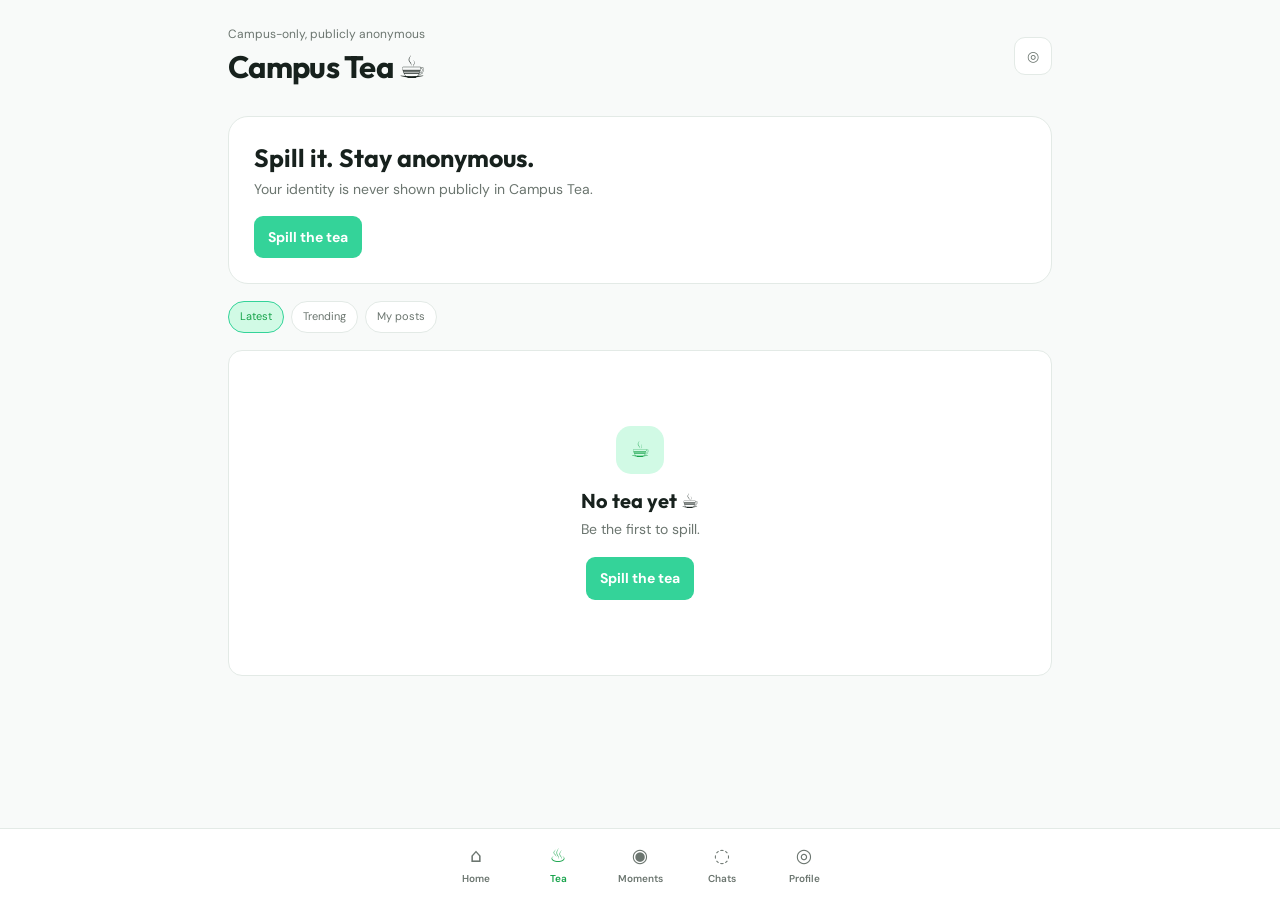
<file: campus-tea.html>
<!doctype html>
<html lang="en">

<head>
    <meta charset="UTF-8">
    <meta name="viewport" content="width=device-width, initial-scale=1.0">
    <title>Campus Tea — UniMate</title>
    <link rel="preconnect" href="https://fonts.googleapis.com">
    <link rel="preconnect" href="https://fonts.gstatic.com" crossorigin>
    <link
        href="https://fonts.googleapis.com/css2?family=DM+Sans:wght@400;500;600;700&family=Outfit:wght@500;600;700;800&display=swap"
        rel="stylesheet">
    <link rel="stylesheet" href="css/theme.css">
    <link rel="stylesheet" href="css/common.css">
    <link rel="stylesheet" href="css/tea.css">
</head>

<body data-page="tea">
    <main class="app">
        <header class="topbar">
            <div>
                <p class="eyebrow">Campus-only, publicly anonymous</p>
                <h1>Campus Tea ☕</h1>
            </div><a class="profile-button" data-profile-link href="profile.html" aria-label="Profile">◎</a>
        </header>
        <section class="tea-intro">
            <h2>Spill it. Stay anonymous.</h2>
            <p>Your identity is never shown publicly in Campus Tea.</p><button class="primary-button"
                id="open-tea-form">Spill the tea</button>
        </section>
        <div class="tea-tabs" aria-label="Tea filters"><button
                class="active">Latest</button><button>Trending</button><button>My posts</button></div>
        <section id="tea-list"></section>
    </main>
    <section class="modal tea-form" id="tea-modal" hidden>
        <form class="modal-card" id="tea-form"><button type="button" class="modal-close" aria-label="Close">×</button>
            <h2>Spill the tea</h2>
            <p>Posts are publicly shown as <strong>Anonymous</strong>.</p>
            <div class="guidelines"><strong>Keep Campus Tea safe</strong>Don't share private information. Don't harass
                or threaten people. Don't post sensitive personal information.</div>
            <div class="field"><label for="tea-text">Your post</label><textarea id="tea-text" name="text"
                    maxlength="500" required placeholder="What is happening on campus?"></textarea></div><button
                class="primary-button" type="submit">Post anonymously</button>
            <p class="status-message" id="tea-status"></p>
            <p class="moderation-note">Posts can be reported. You can delete your own post when account data is
                connected.</p>
        </form>
    </section>
   <nav class="bottom-nav" aria-label="Main navigation">
    <a href="home.html">
        ⌂
        <span>Home</span>
    </a>

    <a class="active" href="campus-tea.html">
        ♨
        <span>Tea</span>
    </a>

    <a href="moments.html">
        ◉
        <span>Moments</span>
    </a>

    <a href="chats.html">
        ◌
        <span>Chats</span>
    </a>

    <a href="profile.html">
        ◎
        <span>Profile</span>
    </a>
</nav>
    <script src="js/firebase.js"></script>
    <script src="js/auth.js"></script>
    <script src="js/services/users.js"></script>
    <script src="js/services/tea.js"></script>
    <script src="js/app.js"></script>
    <script src="js/pages/campus-tea.js"></script>
</body>

</html>
</file>
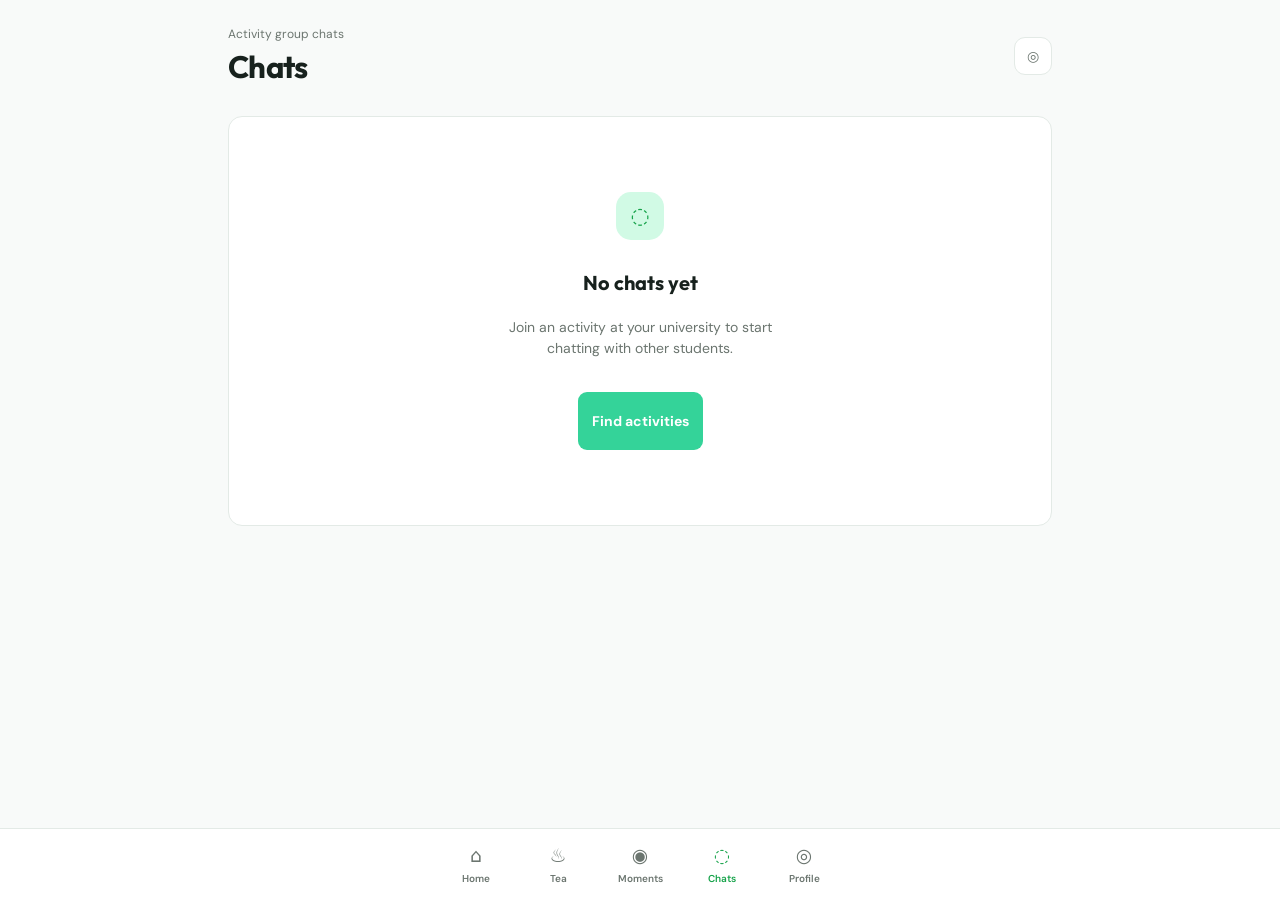
<file: chats.html>
<!doctype html>
<html lang="en">

<head>
    <meta charset="UTF-8">
    <meta name="viewport" content="width=device-width, initial-scale=1.0">
    <title>Chats — UniMate</title>
    <link rel="preconnect" href="https://fonts.googleapis.com">
    <link rel="preconnect" href="https://fonts.gstatic.com" crossorigin>
    <link
        href="https://fonts.googleapis.com/css2?family=DM+Sans:wght@400;500;600;700&family=Outfit:wght@500;600;700;800&display=swap"
        rel="stylesheet">
    <link rel="stylesheet" href="css/theme.css">
    <link rel="stylesheet" href="css/common.css">
    <link rel="stylesheet" href="css/chats.css">
</head>

<body data-page="chats">
    <main class="app">
        <header class="topbar">
            <div>
                <p class="eyebrow">Activity group chats</p>
                <h1>Chats</h1>
            </div><a class="profile-button" data-profile-link href="profile.html" aria-label="Profile">◎</a>
        </header>
        <section class="page-card empty-state chat-empty" id="chat-list">
            <div class="empty-icon">◌</div>
            <h2>No chats yet</h2>
            <p>Join an activity at your university to start chatting with other students.</p><a class="primary-button"
                href="home.html">Find activities</a>
        </section>
    </main>
    <nav class="bottom-nav" aria-label="Main navigation">
    <a href="home.html">
        ⌂
        <span>Home</span>
    </a>

    <a href="campus-tea.html">
        ♨
        <span>Tea</span>
    </a>

    <a href="moments.html">
        ◉
        <span>Moments</span>
    </a>

    <a class="active" href="chats.html">
        ◌
        <span>Chats</span>
    </a>

    <a href="profile.html">
        ◎
        <span>Profile</span>
    </a>
</nav>
    <script src="js/firebase.js"></script>
    <script src="js/auth.js"></script>
    <script src="js/services/users.js"></script>
    <script src="js/services/chats.js"></script>
    <script src="js/app.js"></script>
    <script src="js/pages/chats.js"></script>
</body>

</html>
</file>
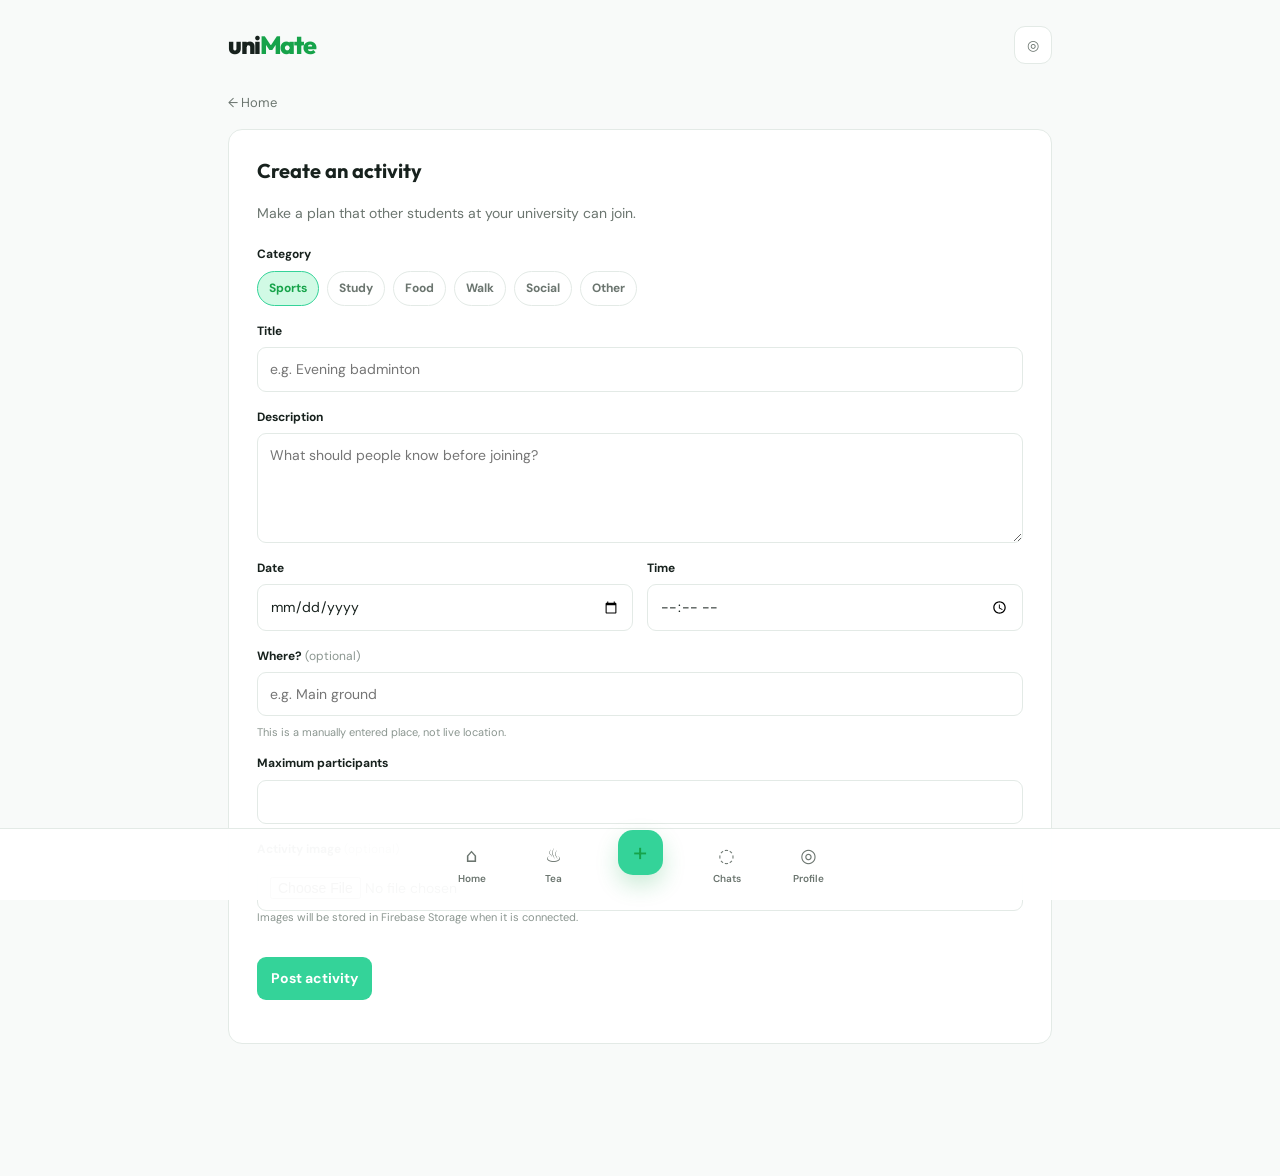
<file: create-activity.html>
<!doctype html>
<html lang="en">

<head>
    <meta charset="UTF-8">
    <meta name="viewport" content="width=device-width, initial-scale=1.0">
    <title>Create activity — UniMate</title>
    <link rel="preconnect" href="https://fonts.googleapis.com">
    <link rel="preconnect" href="https://fonts.gstatic.com" crossorigin>
    <link
        href="https://fonts.googleapis.com/css2?family=DM+Sans:wght@400;500;600;700&family=Outfit:wght@500;600;700;800&display=swap"
        rel="stylesheet">
    <link rel="stylesheet" href="css/theme.css">
    <link rel="stylesheet" href="css/common.css">
    <link rel="stylesheet" href="css/activity.css">
</head>

<body data-page="create">
    <main class="app">
        <header class="topbar"><a class="brand" href="home.html">uni<span>Mate</span></a><a class="profile-button"
                data-profile-link href="profile.html" aria-label="Profile">◎</a></header>
        <div class="page-actions"><a class="back-link" href="home.html">← Home</a></div>
        <section class="page-card form-card" style="margin-top:16px">
            <h1 class="form-heading">Create an activity</h1>
            <p class="page-copy" style="margin-bottom:23px">Make a plan that other students at your university can join.
            </p>
            <form id="activity-form">
                <div class="field"><label>Category</label>
                    <div class="category-options"><input id="sports" type="radio" name="category" value="sports"
                            checked><label for="sports">Sports</label><input id="study" type="radio" name="category"
                            value="study"><label for="study">Study</label><input id="food" type="radio" name="category"
                            value="food"><label for="food">Food</label><input id="walk" type="radio" name="category"
                            value="walk"><label for="walk">Walk</label><input id="social" type="radio" name="category"
                            value="social"><label for="social">Social</label><input id="other" type="radio"
                            name="category" value="other"><label for="other">Other</label></div>
                </div>
                <div class="field"><label for="title">Title</label><input id="title" name="title" maxlength="80"
                        required placeholder="e.g. Evening badminton"></div>
                <div class="field"><label for="description">Description</label><textarea id="description"
                        name="description" maxlength="500" required
                        placeholder="What should people know before joining?"></textarea></div>
                <div class="form-row">
                    <div class="field"><label for="date">Date</label><input id="date" name="date" type="date" required>
                    </div>
                    <div class="field"><label for="time">Time</label><input id="time" name="time" type="time" required>
                    </div>
                </div>
                <div class="field"><label for="place">Where? <span
                            style="color:var(--subtle);font-weight:400">(optional)</span></label><input id="place"
                        name="place" maxlength="120" placeholder="e.g. Main ground"></div>
                <p class="field-hint">This is a manually entered place, not live location.</p>
                <div class="field"><label for="max-participants">Maximum participants</label><input
                        id="max-participants" name="maxParticipants" type="number" min="2" max="500" required></div>
                <div class="field"><label for="activity-image">Activity image <span
                            style="color:var(--subtle);font-weight:400">(optional)</span></label><input
                        id="activity-image" name="image" type="file" accept="image/*">
                    <p class="field-hint">Images will be stored in Firebase Storage when it is connected.</p>
                </div><button class="primary-button" type="submit">Post activity</button>
                <p class="status-message" id="activity-status"></p>
            </form>
        </section>
    </main>
    <nav class="bottom-nav" aria-label="Main navigation"><a href="home.html">⌂<span>Home</span></a><a
            href="campus-tea.html">♨<span>Tea</span></a><a class="nav-create active" href="create-activity.html"
            aria-label="Create activity">+</a><a href="chats.html">◌<span>Chats</span></a><a
            href="profile.html">◎<span>Profile</span></a></nav>
    <script src="js/firebase.js"></script>
    <script src="js/auth.js"></script>
    <script src="js/services/users.js"></script>
    <script src="js/services/activities.js"></script>
    <script src="js/app.js"></script>
    <script src="js/pages/create-activity.js"></script>
</body>

</html>
</file>
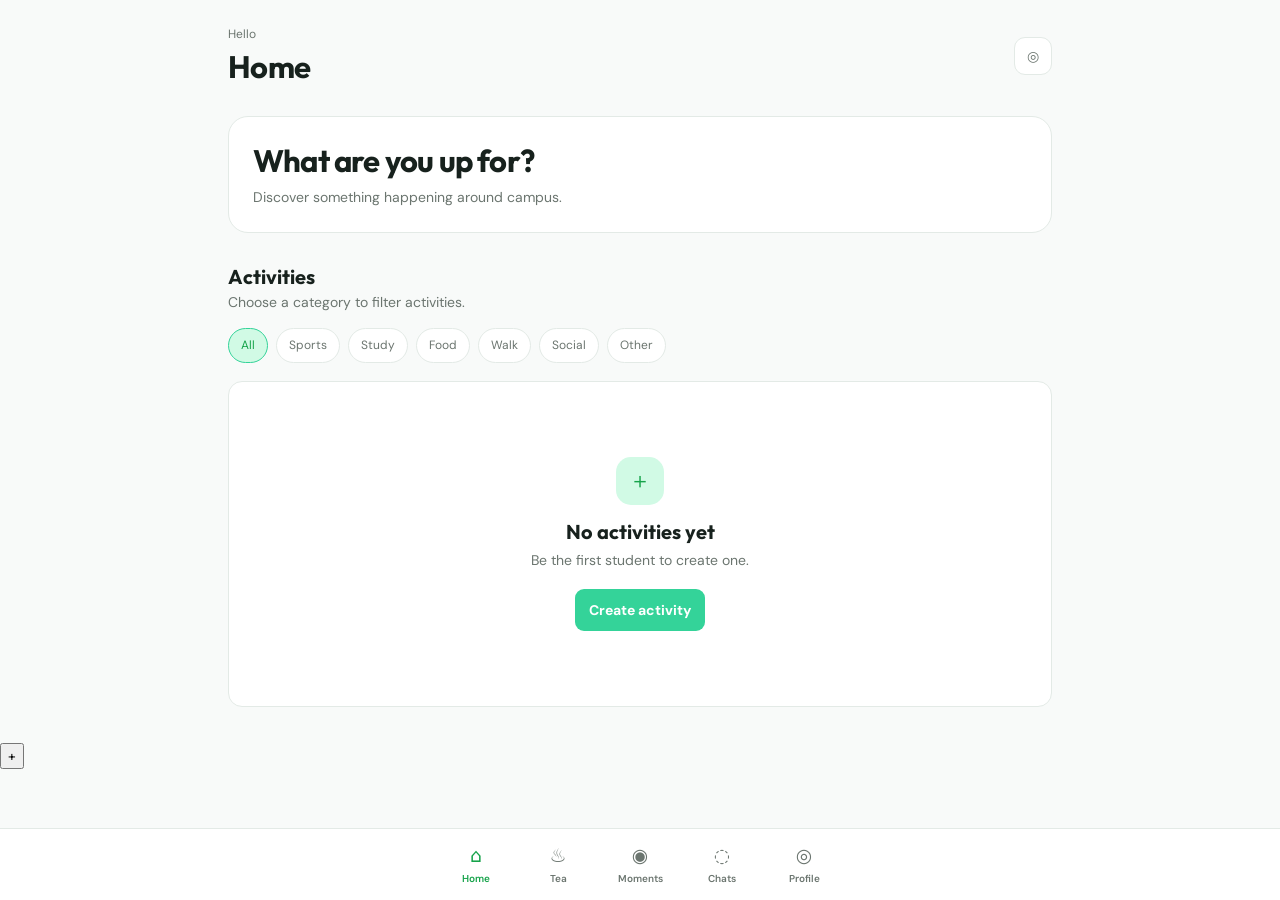
<file: home.html>
<!doctype html>
<html lang="en">

<head>
  <meta charset="UTF-8">
  <meta name="viewport" content="width=device-width, initial-scale=1.0">
  <title>Home — UniMate</title>
  <link rel="preconnect" href="https://fonts.googleapis.com">
  <link rel="preconnect" href="https://fonts.gstatic.com" crossorigin>
  <link
    href="https://fonts.googleapis.com/css2?family=DM+Sans:wght@400;500;600;700&family=Outfit:wght@500;600;700;800&display=swap"
    rel="stylesheet">
  <link rel="stylesheet" href="css/theme.css">
  <link rel="stylesheet" href="css/common.css">
  <link rel="stylesheet" href="css/home.css">
</head>

<body data-page="home">
  <main class="app">
    <header class="topbar">
      <div>
        <p class="eyebrow" id="home-greeting">Hello</p>
        <h1>Home</h1>
      </div><a class="profile-button" data-profile-link href="profile.html" aria-label="Profile">◎</a>
    </header>
    <section class="home-intro">
      <h2>What are you up for?</h2>
      <p>Discover something happening around campus.</p>
    </section>
    <section>
      <div class="section-heading">
        <div>
          <h2>Activities</h2>
          <p>Choose a category to filter activities.</p>
        </div>
      </div>
      <div class="category-pills" aria-label="Activity categories"><button class="category-pill active"
          data-category="all">All</button><button class="category-pill" data-category="sports">Sports</button><button
          class="category-pill" data-category="study">Study</button><button class="category-pill"
          data-category="food">Food</button><button class="category-pill" data-category="walk">Walk</button><button
          class="category-pill" data-category="social">Social</button><button class="category-pill"
          data-category="other">Other</button></div>
      <div class="activity-list" id="activity-list"></div>
    </section>
  </main>
  <button class="fab" id="fab" type="button" aria-label="Create activity">
  +
</button>
  <nav class="bottom-nav" aria-label="Main navigation">
  <a class="active" href="home.html">
    ⌂
    <span>Home</span>
  </a>

  <a href="campus-tea.html">
    ♨
    <span>Tea</span>
  </a>

  <a href="moments.html">
    ◉
    <span>Moments</span>
  </a>

  <a href="chats.html">
    ◌
    <span>Chats</span>
  </a>

  <a href="profile.html">
    ◎
    <span>Profile</span>
  </a>
</nav>
  <script src="js/firebase.js"></script>
  <script src="js/auth.js"></script>
  <script src="js/services/users.js"></script>
  <script src="js/services/activities.js"></script>
  <script src="js/app.js"></script>
  <script src="js/pages/home.js"></script>
</body>

</html>
</file>
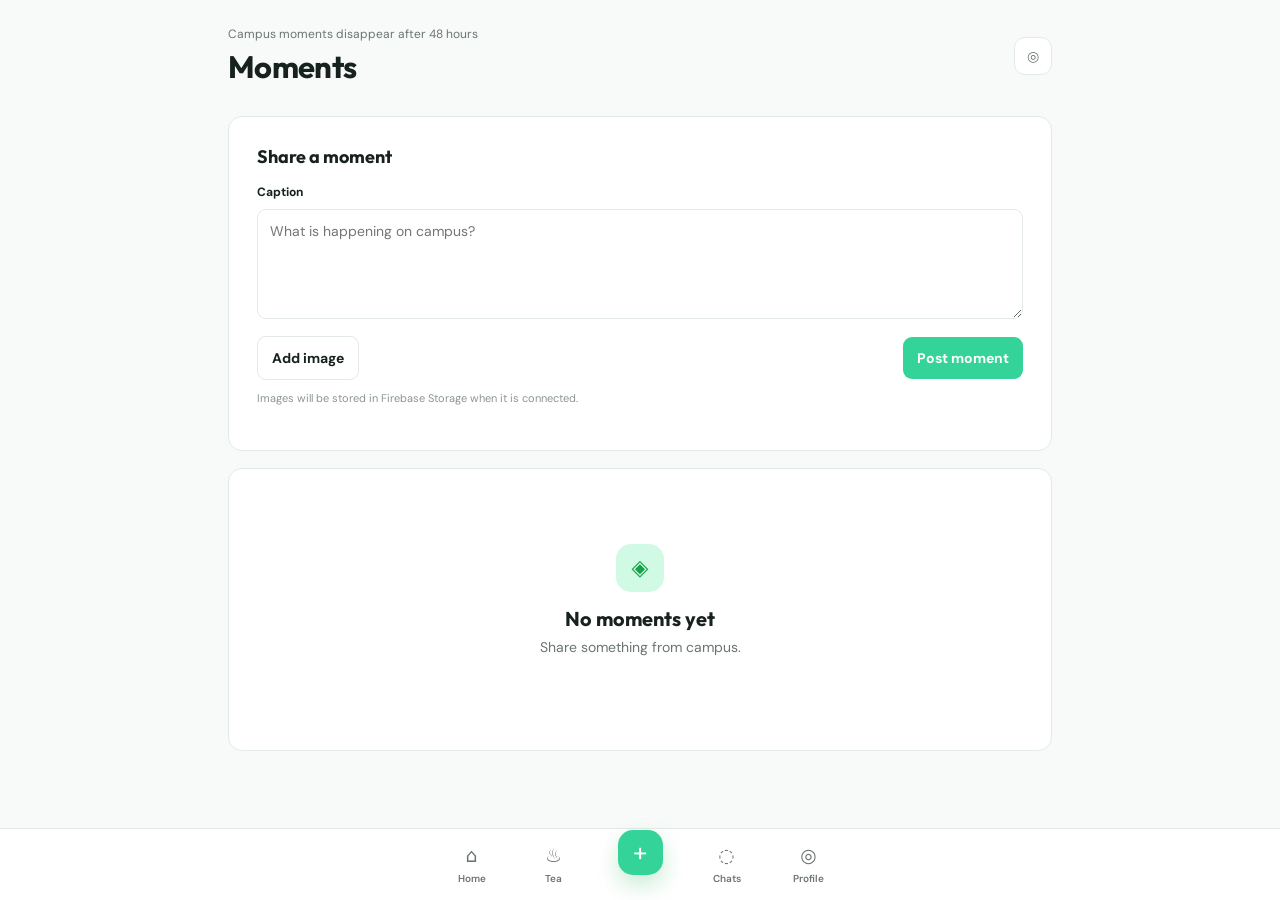
<file: moments.html>
<!doctype html>
<html lang="en"><head><meta charset="UTF-8"><meta name="viewport" content="width=device-width, initial-scale=1.0"><title>Moments — UniMate</title><link rel="preconnect" href="https://fonts.googleapis.com"><link rel="preconnect" href="https://fonts.gstatic.com" crossorigin><link href="https://fonts.googleapis.com/css2?family=DM+Sans:wght@400;500;600;700&family=Outfit:wght@500;600;700;800&display=swap" rel="stylesheet"><link rel="stylesheet" href="css/theme.css"><link rel="stylesheet" href="css/common.css"><link rel="stylesheet" href="css/moments.css"></head>
<body data-page="moments"><main class="app"><header class="topbar"><div><p class="eyebrow">Campus moments disappear after 48 hours</p><h1>Moments</h1></div><a class="profile-button" data-profile-link href="profile.html" aria-label="Profile">◎</a></header><section class="page-card form-card moment-composer"><h2>Share a moment</h2><form id="moment-form"><div class="field"><label for="moment-caption">Caption</label><textarea id="moment-caption" name="caption" maxlength="500" placeholder="What is happening on campus?"></textarea></div><div class="moment-tools"><label class="secondary-button" for="moment-image">Add image</label><input id="moment-image" name="image" type="file" accept="image/*" hidden><button class="primary-button" type="submit">Post moment</button></div><p class="upload-note">Images will be stored in Firebase Storage when it is connected.</p><p class="status-message" id="moment-status"></p></form></section><section id="moments-list"></section></main><nav class="bottom-nav" aria-label="Main navigation"><a href="home.html">⌂<span>Home</span></a><a href="campus-tea.html">♨<span>Tea</span></a><a class="nav-create" href="create-activity.html" aria-label="Create activity">+</a><a href="chats.html">◌<span>Chats</span></a><a href="profile.html">◎<span>Profile</span></a></nav><script src="js/firebase.js"></script><script src="js/auth.js"></script><script src="js/services/users.js"></script><script src="js/services/moments.js"></script><script src="js/app.js"></script><script src="js/pages/moments.js"></script></body></html>
</file>
<file: css/theme.css>
:root {
  --background: #F8FAF9;
  --bg: var(--background);
  --surface: #FFFFFF;
  --surface-raised: #FFFFFF;
  --surface-hover: #F1F7F3;
  --line: #E3EAE6;
  --text: #17211D;
  --muted: #6B756F;
  --subtle: #8B9690;
  --primary: #34D399;
  --primary-strong: #16A34A;
  --primary-soft: #D1FAE5;
  --danger: #D05D70;
  --success: #16A34A;
  --font: "DM Sans", system-ui, sans-serif;
  --display: "Outfit", var(--font);
  --radius-sm: 9px;
  --radius: 14px;
  --radius-lg: 20px;
  --shadow: 0 14px 35px rgba(23, 33, 29, .08);
  --nav-height: 72px;
}
</file>
<file: css/common.css>
* { box-sizing: border-box; }
html { background: var(--bg); }
body { margin: 0; min-height: 100vh; padding-bottom: calc(var(--nav-height) + 24px); background: var(--bg); color: var(--text); font: 14px/1.45 var(--font); }
button, input, textarea, select { font: inherit; }
button { cursor: pointer; }
a { color: inherit; }
.app { width: min(100%, 900px); margin: 0 auto; padding: 26px clamp(16px, 4vw, 38px) 36px; }
.topbar { display: flex; align-items: center; justify-content: space-between; gap: 16px; margin-bottom: 30px; }
.eyebrow { margin: 0 0 4px; color: var(--muted); font-size: 12px; }
.topbar h1, .page-title { margin: 0; font: 700 clamp(24px, 4vw, 31px) var(--display); letter-spacing: -.7px; }
.page-copy { margin: 6px 0 0; color: var(--muted); }
.brand { color: var(--text); font: 800 25px var(--display); letter-spacing: -1.4px; text-decoration: none; }
.brand span { color: var(--primary-strong); }
.profile-button { display: grid; place-items: center; min-width: 38px; height: 38px; padding: 0 11px; border: 1px solid var(--line); border-radius: 11px; background: var(--surface); color: var(--muted); text-decoration: none; font-weight: 700; }
.profile-button.has-avatar { padding: 0; overflow: hidden; }
.profile-button img { width: 100%; height: 100%; object-fit: cover; }
.page-card { border: 1px solid var(--line); border-radius: var(--radius); background: var(--surface); }
.primary-button, .secondary-button, .danger-button { display: inline-flex; align-items: center; justify-content: center; gap: 8px; border: 0; border-radius: var(--radius-sm); padding: 11px 14px; text-decoration: none; font-weight: 700; }
.primary-button { background: var(--primary); color: #fff; }
.primary-button:hover { background: var(--primary-strong); }
.secondary-button { border: 1px solid var(--line); background: var(--surface-raised); color: var(--text); }
.danger-button { background: transparent; color: var(--danger); }
.empty-state { display: grid; justify-items: center; text-align: center; padding: clamp(42px, 9vw, 75px) 22px; }
.empty-icon { display: grid; place-items: center; width: 48px; height: 48px; margin-bottom: 14px; border-radius: 15px; background: var(--primary-soft); color: var(--primary-strong); font-size: 22px; }
.empty-state h2 { margin: 0; font: 700 20px var(--display); }
.empty-state p { max-width: 310px; margin: 6px 0 18px; color: var(--muted); }
.form-card { padding: clamp(18px, 4vw, 28px); }
.field { display: grid; gap: 7px; margin-bottom: 17px; }
.field label { color: var(--text); font-size: 12px; font-weight: 700; }
.field input, .field textarea, .field select { width: 100%; border: 1px solid var(--line); border-radius: var(--radius-sm); outline: none; background: #fff; color: var(--text); padding: 11px 12px; }
.field input:focus, .field textarea:focus, .field select:focus { border-color: var(--primary); box-shadow: 0 0 0 3px rgba(52,211,153,.18); }
.field textarea { min-height: 110px; resize: vertical; }
.field-hint { margin: -8px 0 14px; color: var(--subtle); font-size: 11px; }
.form-row { display: grid; grid-template-columns: 1fr 1fr; gap: 14px; }
.status-message { margin: 15px 0 0; color: var(--muted); font-size: 12px; }
.status-message.error { color: var(--danger); }
.status-message.success { color: var(--success); }
.bottom-nav { position: fixed; z-index: 10; bottom: 0; left: 0; right: 0; height: var(--nav-height); display: flex; align-items: center; justify-content: center; gap: clamp(5px, 4vw, 30px); border-top: 1px solid var(--line); background: rgba(255, 255, 255, .97); }
.bottom-nav a { display: grid; justify-items: center; gap: 2px; min-width: 52px; color: var(--muted); font-size: 19px; text-decoration: none; }
.bottom-nav a span { font-size: 10px; font-weight: 600; }
.bottom-nav a.active { color: var(--primary-strong); }
.bottom-nav .nav-create { display: grid; place-items: center; width: 45px; min-width: 45px; height: 45px; margin: -24px 8px 0; border-radius: 15px; background: var(--primary); box-shadow: 0 10px 22px rgba(22, 163, 74, .22); color: #fff; font-size: 26px; }
.modal { position: fixed; z-index: 30; inset: 0; display: grid; place-items: center; padding: 20px; background: rgba(23, 33, 29, .38); }
.modal[hidden] { display: none; }
.modal-card { position: relative; width: min(100%, 420px); padding: 26px; border: 1px solid var(--line); border-radius: var(--radius-lg); background: var(--surface-raised); box-shadow: var(--shadow); }
.modal-card h2 { margin: 0 0 8px; font: 700 22px var(--display); }
.modal-card p { color: var(--muted); }
.modal-close { position: absolute; top: 9px; right: 12px; border: 0; background: none; color: var(--muted); font-size: 25px; }
.guidelines { margin: 16px 0; padding: 13px; border: 1px solid var(--line); border-radius: var(--radius-sm); background: var(--background); color: var(--muted); font-size: 12px; }
.guidelines strong { display: block; margin-bottom: 4px; color: var(--text); }
.toast { position: fixed; z-index: 50; right: 18px; bottom: 90px; max-width: 320px; padding: 11px 14px; border: 1px solid var(--line); border-radius: 10px; background: var(--surface); color: var(--text); box-shadow: var(--shadow); font-size: 12px; }
@media (max-width: 560px) { .app { padding-top: 20px; } .topbar { margin-bottom: 24px; } .form-row { grid-template-columns: 1fr; gap: 0; } }
</file>
<file: css/tea.css>
.tea-intro { padding: 25px; margin-bottom: 17px; border: 1px solid var(--line); border-radius: var(--radius-lg); background: var(--surface); }
.tea-intro h2 { margin: 0; font: 700 25px var(--display); }
.tea-intro p { margin: 5px 0 16px; color: var(--muted); }
.tea-tabs { display: flex; gap: 7px; margin: 0 0 17px; }
.tea-tabs button { border: 1px solid var(--line); border-radius: 999px; background: var(--surface); color: var(--muted); padding: 7px 11px; font-size: 11px; }
.tea-tabs button.active { border-color: var(--primary); color: var(--primary-strong); background: var(--primary-soft); }
.tea-form .modal-card { max-height: calc(100vh - 30px); overflow: auto; }
.tea-form textarea { min-height: 120px; }
.moderation-note { margin-top: 14px; color: var(--subtle); font-size: 11px; }
</file>
<file: css/chats.css>
.chat-empty { min-height: 410px; }
</file>
<file: css/activity.css>
.page-actions { display: flex; align-items: center; gap: 10px; }
.back-link { color: var(--muted); text-decoration: none; font-size: 13px; }
.back-link:hover { color: var(--text); }
.category-options { display: flex; flex-wrap: wrap; gap: 8px; }
.category-options input { position: absolute; opacity: 0; pointer-events: none; }
.category-options label { border: 1px solid var(--line); border-radius: 999px; padding: 8px 11px; color: var(--muted); font-size: 12px; cursor: pointer; }
.category-options input:checked + label { border-color: var(--primary); background: var(--primary-soft); color: var(--primary-strong); }
.form-heading { margin: 0 0 20px; font: 700 20px var(--display); }
.activity-detail { padding: clamp(20px, 4vw, 32px); }
.activity-detail h2 { margin: 10px 0 6px; font: 700 clamp(25px, 4vw, 32px) var(--display); }
.detail-list { display: grid; gap: 12px; margin: 26px 0; padding: 17px 0; border-top: 1px solid var(--line); border-bottom: 1px solid var(--line); }
.detail-list div { display: grid; grid-template-columns: 88px 1fr; gap: 10px; }
.detail-list dt { color: var(--muted); font-size: 12px; }
.detail-list dd { margin: 0; color: var(--text); font-size: 13px; }
.activity-detail h3 { margin: 25px 0 7px; font: 700 16px var(--display); }
.activity-detail .description { margin: 0; color: var(--muted); line-height: 1.6; }
.participant-empty { margin: 10px 0 22px; color: var(--muted); font-size: 13px; }
</file>
<file: css/home.css>
.home-intro { padding: 24px; border: 1px solid var(--line); border-radius: var(--radius-lg); background: var(--surface); }
.home-intro h2 { max-width: 460px; margin: 0; font: 700 clamp(24px, 4vw, 31px) var(--display); letter-spacing: -.8px; }
.home-intro p { max-width: 470px; margin: 7px 0 0; color: var(--muted); }
.section-heading { display: flex; align-items: end; justify-content: space-between; gap: 15px; margin: 31px 0 16px; }
.section-heading h2 { margin: 0; font: 700 20px var(--display); }
.section-heading p { margin: 3px 0 0; color: var(--muted); }
.category-pills { display: flex; flex-wrap: wrap; gap: 8px; }
.category-pill { border: 1px solid var(--line); border-radius: 999px; background: var(--surface); color: var(--muted); padding: 8px 12px; font-size: 12px; }
.category-pill:hover, .category-pill.active { border-color: var(--primary); background: var(--primary-soft); color: var(--primary-strong); }
.activity-list { display: grid; gap: 12px; margin-top: 18px; }
.activity-card { display: grid; gap: 9px; padding: 17px; text-decoration: none; transition: background .15s, border-color .15s; }
.activity-card:hover { border-color: var(--primary); background: var(--surface-hover); }
.activity-category { width: fit-content; border-radius: 999px; background: var(--primary-soft); color: var(--primary-strong); padding: 4px 8px; font-size: 10px; font-weight: 700; }
.activity-card h3 { margin: 0; font: 700 17px var(--display); }
.activity-meta { color: var(--muted); font-size: 12px; }
.activity-description { margin: 0; color: var(--muted); font-size: 12px; }
</file>
<file: css/moments.css>
.moment-composer { margin-bottom: 17px; }
.moment-composer h2 { margin: 0 0 16px; font: 700 18px var(--display); }
.moment-tools { display: flex; align-items: center; justify-content: space-between; gap: 12px; margin-top: 12px; }
.upload-note { color: var(--subtle); font-size: 11px; }
</file>
